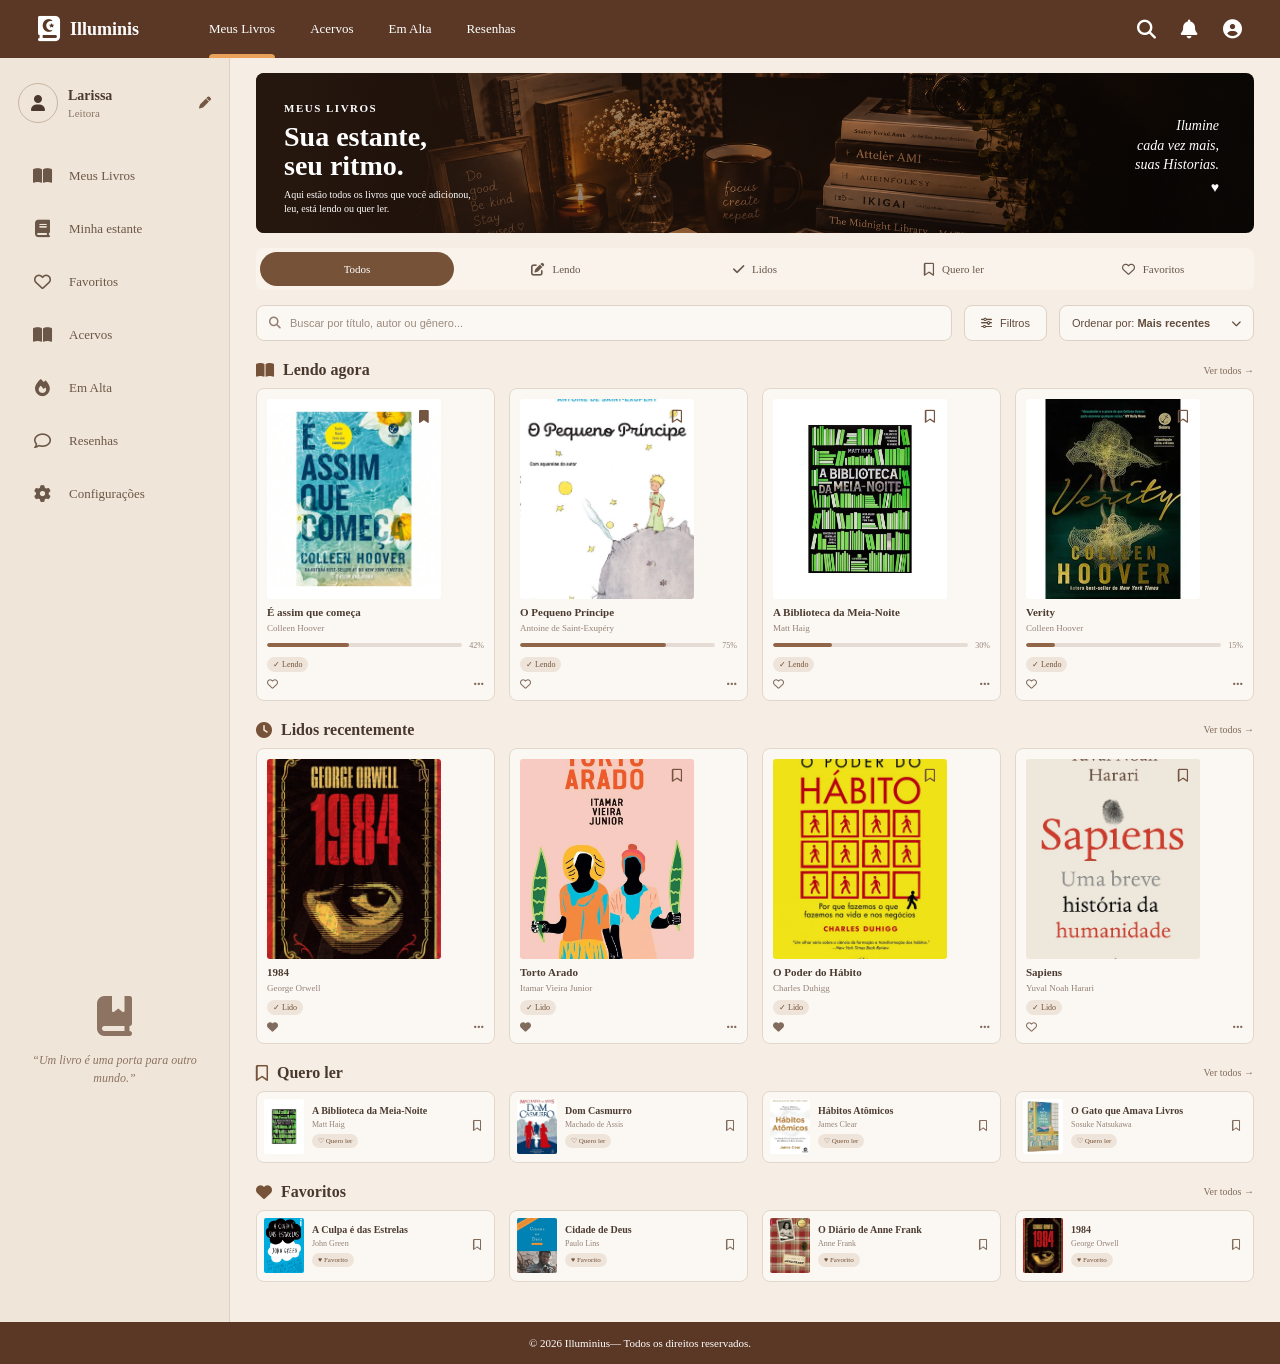
<file: pages/livros.html>
<!DOCTYPE html>
<html lang="pt-br">

<head>
    <meta charset="UTF-8">
    <meta name="viewport" content="width=device-width, initial-scale=1.0">

    <title>Meus Livros</title>

    <link rel="stylesheet" href="https://cdnjs.cloudflare.com/ajax/libs/font-awesome/6.5.2/css/all.min.css">

    <link rel="stylesheet" href="../css/meus-livros.css">
</head>

<body>

<header class="topo">

    <div class="logo">
        <a href="index.html">
        <i class="fa-solid fa-book-quran"></i>
        <span>Illuminis</span>
        </a>
    </div>

    <nav class="menu-principal">
        <a href="livros.html" class="ativo">
            Meus Livros
        </a>
        <a href="acervo.html">
            Acervos
        </a>
        <a href="#">
            Em Alta
        </a>
        <a href="#">
            Resenhas
        </a>
    </nav>

    <div class="acoes-topo">
        <i class="fa-solid fa-magnifying-glass"></i>
        <i class="fa-solid fa-bell"></i>
        <i class="fa-solid fa-circle-user"></i>
    </div>

</header>


    <div class="layout">


        <aside class="sidebar">

            <div class="perfil">

                <div class="avatar">
                    <i class="fa-solid fa-user"></i>
                </div>

                <div class="perfil-texto">
                    <strong>Larissa</strong>
                    <span>Leitora</span>
                </div>

                <i class="fa-solid fa-pen"></i>

            </div>


            <nav class="menu-lateral">

                <a href="#">
                    <i class="fa-solid fa-book-open"></i>
                    <span>Meus Livros</span>
                </a>

                <a href="#">
                    <i class="fa-solid fa-book"></i>
                    <span>Minha estante</span>
                </a>

                <a href="#">
                    <i class="fa-regular fa-heart"></i>
                    <span>Favoritos</span>
                </a>

                <a href="#" class="selecionado">
                    <i class="fa-solid fa-book-open"></i>
                    <span>Acervos</span>
                </a>

                <a href="#">
                    <i class="fa-solid fa-fire"></i>
                    <span>Em Alta</span>
                </a>

                <a href="#">
                    <i class="fa-regular fa-comment"></i>
                    <span>Resenhas</span>
                </a>

                <a href="#">
                    <i class="fa-solid fa-gear"></i>
                    <span>Configurações</span>
                </a>

            </nav>


            <div class="frase-sidebar">

                <i class="fa-solid fa-book-bookmark"></i>
                <p>
                    “Um livro é uma porta
                    para outro mundo.”
                </p>

            </div>

        </aside>


        <!-- =========================
             CONTEÚDO
        ========================== -->

        <main class="conteudo">


            <!-- =========================
                 BANNER
            ========================== -->

            <section class="banner">

                <img src="../imagem/tentativa.png" alt="Livros">

                <div class="banner-texto">

                    <span>MEUS LIVROS</span>

                    <h1>
                        Sua estante,<br>
                        seu ritmo.
                    </h1>

                    <p>
                        Aqui estão todos os livros que você adicionou,<br>
                        leu, está lendo ou quer ler.
                    </p>

                </div>

                <div class="banner-frase">
                    Ilumine<br>
                    cada vez mais,<br>
                    suas Historias.
                    <span>♥</span>
                </div>

            </section>


            <!-- =========================
                 CATEGORIAS
            ========================== -->

            <nav class="categorias">

                <a href="#" class="ativa">
                    Todos
                </a>

                <a href="#">
                    <i class="fa-solid fa-pen-to-square"></i>
                    Lendo
                </a>

                <a href="#">
                    <i class="fa-solid fa-check"></i>
                    Lidos
                </a>

                <a href="#">
                    <i class="fa-regular fa-bookmark"></i>
                    Quero ler
                </a>

                <a href="#">
                    <i class="fa-regular fa-heart"></i>
                    Favoritos
                </a>

            </nav>


            <!-- =========================
                 BUSCA E FILTROS
            ========================== -->

            <section class="ferramentas">

                <div class="campo-pesquisa">

                    <i class="fa-solid fa-magnifying-glass"></i>

                    <input
                        type="text"
                        placeholder="Buscar por título, autor ou gênero..."
                    >

                </div>


                <button class="botao-filtro">

                    <i class="fa-solid fa-sliders"></i>

                    <span>Filtros</span>

                </button>


                <button class="ordenar">

                    <span>
                        Ordenar por:
                        <strong>Mais recentes</strong>
                    </span>

                    <i class="fa-solid fa-chevron-down"></i>

                </button>

            </section>


            <!-- =========================
                 LENDO AGORA
            ========================== -->

            <section class="livros-section">

                <div class="titulo-section">

                    <div class="titulo">

                        <i class="fa-solid fa-book-open"></i>

                        <h2>Lendo agora</h2>

                    </div>

                    <a href="#">Ver todos →</a>

                </div>


                <div class="livro-grid">

                    <article class="livro-card">

                        <div class="capa-livro">

                            <img src="../imagem/Livro É Assim que começa.jpg"
                                alt="É assim que começa">

                            <button class="favorito">
                                <i class="fa-solid fa-bookmark"></i>
                            </button>

                        </div>

                        <h3>É assim que começa</h3>

                        <p class="autor">Colleen Hoover</p>

                        <div class="progresso-container">

                            <div class="barra">
                                <div class="progresso progresso-42"></div>
                            </div>

                            <span>42%</span>

                        </div>

                        <span class="status">
                            ✓ Lendo
                        </span>

                        <div class="acoes">

                            <button>
                                <i class="fa-regular fa-heart"></i>
                            </button>

                            <button>
                                <i class="fa-solid fa-ellipsis"></i>
                            </button>

                        </div>

                    </article>


                    <article class="livro-card">

                        <div class="capa-livro">

                            <img src="../imagem/lido_ novembro 2023.jpg"
                                alt="O Pequeno Príncipe">

                            <button class="favorito">
                                <i class="fa-regular fa-bookmark"></i>
                            </button>

                        </div>

                        <h3>O Pequeno Príncipe</h3>

                        <p class="autor">
                            Antoine de Saint-Exupéry
                        </p>

                        <div class="progresso-container">

                            <div class="barra">
                                <div class="progresso progresso-75"></div>
                            </div>

                            <span>75%</span>

                        </div>

                        <span class="status">
                            ✓ Lendo
                        </span>

                        <div class="acoes">

                            <button>
                                <i class="fa-regular fa-heart"></i>
                            </button>

                            <button>
                                <i class="fa-solid fa-ellipsis"></i>
                            </button>

                        </div>

                    </article>


                    <article class="livro-card">

                        <div class="capa-livro">

                            <img src="../imagem/baixados (1).jpg"
                                alt="A Biblioteca da Meia-Noite">

                            <button class="favorito">
                                <i class="fa-regular fa-bookmark"></i>
                            </button>

                        </div>

                        <h3>A Biblioteca da Meia-Noite</h3>

                        <p class="autor">Matt Haig</p>

                        <div class="progresso-container">

                            <div class="barra">
                                <div class="progresso progresso-30"></div>
                            </div>

                            <span>30%</span>

                        </div>

                        <span class="status">
                            ✓ Lendo
                        </span>

                        <div class="acoes">

                            <button>
                                <i class="fa-regular fa-heart"></i>
                            </button>

                            <button>
                                <i class="fa-solid fa-ellipsis"></i>
                            </button>

                        </div>

                    </article>


                    <article class="livro-card">

                        <div class="capa-livro">

                            <img src="../imagem/Verity.jpg"
                                alt="Verity">

                            <button class="favorito">
                                <i class="fa-regular fa-bookmark"></i>
                            </button>

                        </div>

                        <h3>Verity</h3>

                        <p class="autor">Colleen Hoover</p>

                        <div class="progresso-container">

                            <div class="barra">
                                <div class="progresso progresso-15"></div>
                            </div>

                            <span>15%</span>

                        </div>

                        <span class="status">
                            ✓ Lendo
                        </span>

                        <div class="acoes">

                            <button>
                                <i class="fa-regular fa-heart"></i>
                            </button>

                            <button>
                                <i class="fa-solid fa-ellipsis"></i>
                            </button>

                        </div>

                    </article>

                </div>

            </section>


            <!-- =========================
                 LIDOS RECENTEMENTE
            ========================== -->

            <section class="livros-section">

                <div class="titulo-section">

                    <div class="titulo">

                        <i class="fa-solid fa-clock"></i>

                        <h2>Lidos recentemente</h2>

                    </div>

                    <a href="#">Ver todos →</a>

                </div>


                <div class="livro-grid">

                    <article class="livro-card">

                        <div class="capa-livro">

                            <img src="../imagem/1984 - George Orwell.jpg" alt="1984">

                            <button class="favorito">
                                <i class="fa-regular fa-bookmark"></i>
                            </button>

                        </div>

                        <h3>1984</h3>

                        <p class="autor">George Orwell</p>

                        <span class="status">✓ Lido</span>

                        <div class="acoes">

                            <button>
                                <i class="fa-solid fa-heart"></i>
                            </button>

                            <button>
                                <i class="fa-solid fa-ellipsis"></i>
                            </button>

                        </div>

                    </article>


                    <article class="livro-card">

                        <div class="capa-livro">

                            <img src="../imagem/Torto Arado.jpg"
                                alt="Torto Arado">

                            <button class="favorito">
                                <i class="fa-regular fa-bookmark"></i>
                            </button>

                        </div>

                        <h3>Torto Arado</h3>

                        <p class="autor">
                            Itamar Vieira Junior
                        </p>

                        <span class="status">✓ Lido</span>

                        <div class="acoes">

                            <button>
                                <i class="fa-solid fa-heart"></i>
                            </button>

                            <button>
                                <i class="fa-solid fa-ellipsis"></i>
                            </button>

                        </div>

                    </article>


                    <article class="livro-card">

                        <div class="capa-livro">

                            <img src="../imagem/baixados (2).jpg"
                                alt="O Poder do Hábito">

                            <button class="favorito">
                                <i class="fa-regular fa-bookmark"></i>
                            </button>

                        </div>

                        <h3>O Poder do Hábito</h3>

                        <p class="autor">
                            Charles Duhigg
                        </p>

                        <span class="status">✓ Lido</span>

                        <div class="acoes">

                            <button>
                                <i class="fa-solid fa-heart"></i>
                            </button>

                            <button>
                                <i class="fa-solid fa-ellipsis"></i>
                            </button>

                        </div>

                    </article>


                    <article class="livro-card">

                        <div class="capa-livro">

                            <img src="../imagem/baixados (3).jpg"
                                alt="Sapiens">

                            <button class="favorito">
                                <i class="fa-regular fa-bookmark"></i>
                            </button>

                        </div>

                        <h3>Sapiens</h3>

                        <p class="autor">
                            Yuval Noah Harari
                        </p>

                        <span class="status">✓ Lido</span>

                        <div class="acoes">

                            <button>
                                <i class="fa-regular fa-heart"></i>
                            </button>

                            <button>
                                <i class="fa-solid fa-ellipsis"></i>
                            </button>

                        </div>

                    </article>

                </div>

            </section>


            <!-- =========================
                 QUERO LER
            ========================== -->

            <section class="livros-section">

                <div class="titulo-section">

                    <div class="titulo">

                        <i class="fa-regular fa-bookmark"></i>

                        <h2>Quero ler</h2>

                    </div>

                    <a href="#">Ver todos →</a>

                </div>


                <div class="livro-grid compacto">

                    <article class="livro-card pequeno">

                        <img src="../imagem/baixados (1).jpg"
                            alt="A Biblioteca da Meia-Noite">

                        <div>

                            <h3>A Biblioteca da Meia-Noite</h3>

                            <p class="autor">Matt Haig</p>

                            <span class="status">
                                ♡ Quero ler
                            </span>

                        </div>

                        <i class="fa-regular fa-bookmark"></i>

                    </article>


                    <article class="livro-card pequeno">

                        <img src="../imagem/dom.jpg"
                            alt="Dom Casmurro">

                        <div>

                            <h3>Dom Casmurro</h3>

                            <p class="autor">
                                Machado de Assis
                            </p>

                            <span class="status">
                                ♡ Quero ler
                            </span>

                        </div>

                        <i class="fa-regular fa-bookmark"></i>

                    </article>


                    <article class="livro-card pequeno">

                        <img src="../imagem/Livro Hábitos Atômicos, James Clear.jpg"
                            alt="Hábitos Atômicos">

                        <div>

                            <h3>Hábitos Atômicos</h3>

                            <p class="autor">
                                James Clear
                            </p>

                            <span class="status">
                                ♡ Quero ler
                            </span>

                        </div>

                        <i class="fa-regular fa-bookmark"></i>

                    </article>


                    <article class="livro-card pequeno">

                        <img src="../imagem/O Gato que amava livros 🐾.jpg"
                            alt="O Gato que Amava Livros">

                        <div>

                            <h3>O Gato que Amava Livros</h3>

                            <p class="autor">
                                Sosuke Natsukawa
                            </p>

                            <span class="status">
                                ♡ Quero ler
                            </span>

                        </div>

                        <i class="fa-regular fa-bookmark"></i>

                    </article>

                </div>

            </section>


            <!-- =========================
                 FAVORITOS
            ========================== -->

            <section class="livros-section">

                <div class="titulo-section">

                    <div class="titulo">

                        <i class="fa-solid fa-heart"></i>

                        <h2>Favoritos</h2>

                    </div>

                    <a href="#">Ver todos →</a>

                </div>


                <div class="livro-grid compacto">

                    <article class="livro-card pequeno">

                        <img src="../imagem/Categoria_ Livros - CAPA Sub-categoria_ A culpa é das estrelas - John Green.jpg"
                            alt="A Culpa é das Estrelas">

                        <div>

                            <h3>A Culpa é das Estrelas</h3>

                            <p class="autor">John Green</p>

                            <span class="status favorito-status">
                                ♥ Favorito
                            </span>

                        </div>

                        <i class="fa-regular fa-bookmark"></i>

                    </article>


                    <article class="livro-card pequeno">

                        <img src="../imagem/Quatro romances para pensar o Brasil moderno.jpg"
                            alt="Cidade de Deus">

                        <div>

                            <h3>Cidade de Deus</h3>

                            <p class="autor">Paulo Lins</p>

                            <span class="status favorito-status">
                                ♥ Favorito
                            </span>

                        </div>

                        <i class="fa-regular fa-bookmark"></i>

                    </article>


                    <article class="livro-card pequeno">

                        <img src="../imagem/Os 15 melhores livros para jovens - Anne Frank - Escola Educação.jpg"
                            alt="O Diário de Anne Frank">

                        <div>

                            <h3>O Diário de Anne Frank</h3>

                            <p class="autor">Anne Frank</p>

                            <span class="status favorito-status">
                                ♥ Favorito
                            </span>

                        </div>

                        <i class="fa-regular fa-bookmark"></i>

                    </article>


                    <article class="livro-card pequeno">

                        <img src="../imagem/1984 - George Orwell.jpg"
                            alt="1984">

                        <div>

                            <h3>1984</h3>

                            <p class="autor">George Orwell</p>

                            <span class="status favorito-status">
                                ♥ Favorito
                            </span>

                        </div>

                        <i class="fa-regular fa-bookmark"></i>

                    </article>

                </div>

            </section>

        </main>

    </div>

    <footer>
        <p>© 2026 Illuminius— Todos os direitos reservados.</p>
    </footer>


</body>
</html>
</file>
<file: css/meus-livros.css>
/* ==================================================
   RESET
================================================== */

* {
    margin: 0;
    padding: 0;
    box-sizing: border-box;
}

body {
    font-family: Georgia, "Times New Roman", serif;
    background: #f6eee4;
    color: #4b392e;
}


/* ==================================================
   BARRA DE NAVEGAÇÃO
================================================== */

.topo {
    height: 58px;

    background: #5b3825;
    color: white;

    display: flex;
    align-items: center;

    padding: 0 38px;

    gap: 70px;
}


/* LOGO */

.logo {
    display: flex;
    align-items: center;

    gap: 10px;

    font-family: Georgia, "Times New Roman", serif;

    font-size: 18px;
    font-weight: bold;
}

.logo a {
    color: inherit;
    text-decoration: none;

    display: flex;
    align-items: center;
    gap: 10px;
}

.logo i {
    font-size: 25px;
}


/* MENU PRINCIPAL */

.menu-principal {
    display: flex;

    height: 100%;

    gap: 35px;
}

.menu-principal a {
    display: flex;
    align-items: center;

    font-family: Georgia, "Times New Roman", serif;

    font-size: 13px;

    position: relative;

    color: white;

    text-decoration: none;
}


/* ITEM ATIVO */

.menu-principal a.ativo::after {
    content: "";

    position: absolute;

    bottom: 0;
    left: 0;

    width: 100%;
    height: 4px;

    background: #e9a15a;

    border-radius: 5px 5px 0 0;
}


/* ÍCONES DA DIREITA */

.acoes-topo {
    margin-left: auto;

    display: flex;
    align-items: center;

    gap: 25px;

    font-size: 19px;
}

.acoes-topo i {
    color: white;

    cursor: pointer;
}



/* ==================================================
   LAYOUT
================================================== */

.layout {
    display: flex;

    min-height: calc(100vh - 58px);
}


/* ==================================================
   SIDEBAR
================================================== */

/* SIDEBAR */

.sidebar {
    width: 230px;

    background: #f0e5d9;

    padding: 25px 18px;

    border-right: 1px solid #dfd0c0;

    position: relative;

    flex-shrink: 0;

    min-height: calc(100vh - 58px);
}


/* PERFIL */

.perfil {
    display: flex;

    align-items: center;

    gap: 10px;

    margin-bottom: 30px;
}

.avatar {
    width: 40px;
    height: 40px;

    border: 1px solid #c8b5a3;

    border-radius: 50%;

    display: flex;

    align-items: center;

    justify-content: center;
}

.perfil-texto {
    display: flex;
    flex-direction: column;
}

.perfil-texto strong {
    display: block;

    font-size: 14px;
}

.perfil-texto span {
    display: block;

    color: #8b7564;

    font-size: 11px;

    margin-top: 3px;
}

.perfil > i {
    margin-left: auto;

    font-size: 12px;

    color: #765743;
}


/* MENU LATERAL */

.menu-lateral {
    display: flex;

    flex-direction: column;

    gap: 8px;
}

.menu-lateral a {
    height: 45px;

    display: flex;

    align-items: center;

    gap: 17px;

    padding: 0 14px;

    color: #6b5747;

    font-size: 13px;

    border-radius: 7px;

    text-decoration: none;
}

.menu-lateral a i {
    width: 20px;

    text-align: center;

    font-size: 17px;
}


/* ITEM SELECIONADO */

.menu-lateral a.ativo {
    background: #dfd0c0;

    color: #543420;

    font-weight: bold;
}


/* FRASE */

.frase-sidebar {
    margin-top: 480px;

    text-align: center;

    color: #8d7462;
}

.frase-sidebar i {
    font-size: 40px;

    margin-bottom: 15px;
}

.frase-sidebar p {
    font-family: Georgia, serif;

    font-size: 12px;

    line-height: 1.5;

    font-style: italic;
}


/* ==================================================
   CONTEÚDO
================================================== */

.conteudo {
    flex: 1;

    min-width: 0;

    padding: 15px 26px 40px;
}


/* ==================================================
   BANNER
================================================== */

.banner {
    height: 160px;

    position: relative;

    overflow: hidden;

    border-radius: 8px;

    background: #543722;
}

.banner img {
    width: 100%;
    height: 100%;

    object-fit: cover;

    display: block;
}

.banner::after {
    content: "";

    position: absolute;

    inset: 0;

    background: linear-gradient(
        90deg,
        rgba(49, 29, 18, .75),
        rgba(49, 29, 18, .10)
    );
}


/* TEXTO DO BANNER */

.banner-texto {
    position: absolute;

    z-index: 2;

    left: 28px;
    top: 25px;

    color: white;
}

.banner-texto > span {
    font-size: 11px;

    letter-spacing: 1.5px;

    font-weight: bold;
}

.banner-texto h1 {
    margin-top: 7px;

    font-family: Georgia, serif;

    font-size: 28px;

    line-height: 1.02;
}

.banner-texto p {
    margin-top: 8px;

    font-size: 10px;

    line-height: 1.4;
}


/* FRASE DO BANNER */

.banner-frase {
    position: absolute;

    z-index: 2;

    right: 35px;
    top: 43px;

    color: white;

    font-family: Georgia, serif;

    font-style: italic;

    font-size: 14px;

    line-height: 1.4;

    text-align: right;
}

.banner-frase span {
    display: block;

    margin-top: 3px;

    font-size: 14px;
}


/* ==================================================
   CATEGORIAS
================================================== */

.categorias {
    width: 100%;
    height: 42px;

    margin-top: 15px;

    background: #f9f3ec;

    border-radius: 7px;

    display: flex;
    align-items: center;

    padding: 4px;

    gap: 5px;
}

.categorias a {
    height: 34px;

    flex: 1;

    display: flex;
    align-items: center;
    justify-content: center;

    gap: 8px;

    color: #695749;

    text-decoration: none;

    font-size: 11px;

    border-radius: 20px;
}

.categorias a i {
    font-size: 13px;
}

.categorias a.ativa {
    background: #765238;

    color: white;
}


/* ==================================================
   FERRAMENTAS
================================================== */

.ferramentas {
    width: 100%;

    display: flex;
    align-items: center;

    gap: 12px;

    margin-top: 15px;
}


/* BUSCA */

.campo-pesquisa {
    height: 36px;

    flex: 1;

    display: flex;
    align-items: center;

    padding: 0 12px;

    border: 1px solid #ded2c6;

    border-radius: 8px;

    background: #fbf7f2;

    color: #927f71;
}

.campo-pesquisa i {
    font-size: 12px;
}

.campo-pesquisa input {
    width: 100%;

    margin-left: 9px;

    border: none;
    outline: none;

    background: transparent;

    color: #5d4a3b;

    font-size: 11px;
}

.campo-pesquisa input::placeholder {
    color: #9b8b7e;
}


/* FILTRO */

.botao-filtro {
    height: 36px;

    padding: 0 16px;

    display: flex;
    align-items: center;

    gap: 8px;

    background: #fbf7f2;

    border: 1px solid #ded2c6;

    border-radius: 8px;

    color: #604b3c;

    cursor: pointer;

    font-size: 11px;
}


/* ORDENAÇÃO */

.ordenar {
    height: 36px;

    min-width: 195px;

    padding: 0 12px;

    display: flex;
    align-items: center;
    justify-content: space-between;

    background: #fbf7f2;

    border: 1px solid #ded2c6;

    border-radius: 8px;

    color: #604b3c;

    cursor: pointer;

    font-size: 11px;
}

.ordenar strong {
    font-weight: 600;
}

.ordenar i {
    font-size: 10px;
}


/* ==================================================
   SEÇÕES
================================================== */

.livros-section {
    margin-top: 20px;
}


/* TÍTULO */

.titulo-section {
    display: flex;

    align-items: center;
    justify-content: space-between;

    margin-bottom: 9px;
}

.titulo {
    display: flex;

    align-items: center;

    gap: 9px;
}

.titulo i {
    color: #765238;

    font-size: 16px;
}

.titulo h2 {
    color: #49382d;

    font-family: Georgia, serif;

    font-size: 16px;

    font-weight: bold;
}

.titulo-section > a {
    color: #806b5c;

    text-decoration: none;

    font-size: 10px;
}


/* ==================================================
   GRID
================================================== */

.livro-grid {
    width: 100%;

    display: grid;

    grid-template-columns: repeat(4, minmax(0, 1fr));

    gap: 14px;
}


/* ==================================================
   CARD
================================================== */

.livro-card {
    position: relative;

    background: #fbf8f4;

    border: 1px solid #e2d7cd;

    border-radius: 8px;

    padding: 10px;

    min-width: 0;
}


/* CAPA */

.capa-livro {
    width: 80%;

    height: 200px;

    position: relative;

    overflow: hidden;

    border-radius: 3px;
}

.capa-livro img {
    width: 100%;
    height: 100%;

    display: block;

    object-fit: cover;
}


/* MARCADOR */

.favorito {
    position: absolute;

    top: 7px;
    right: 7px;

    width: 20px;
    height: 20px;

    border: none;

    background: transparent;

    color: #745541;

    cursor: pointer;

    font-size: 13px;
}


/* TÍTULO */

.livro-card h3 {
    margin-top: 7px;

    color: #4c3b30;

    font-family: Georgia, serif;

    font-size: 11px;

    line-height: 1.25;
}


/* AUTOR */

.autor {
    margin-top: 3px;

    color: #958276;

    font-size: 9px;
}


/* ==================================================
   PROGRESSO
================================================== */

.progresso-container {
    display: flex;
    align-items: center;

    gap: 7px;

    margin-top: 8px;
}

.barra {
    height: 4px;

    flex: 1;

    background: #e5ddd5;

    border-radius: 10px;

    overflow: hidden;
}

.progresso {
    height: 100%;

    background: #906548;

    border-radius: 10px;
}

.progresso-15 {
    width: 15%;
}

.progresso-30 {
    width: 30%;
}

.progresso-42 {
    width: 42%;
}

.progresso-75 {
    width: 75%;
}

.progresso-container span {
    color: #968478;

    font-size: 8px;
}


/* ==================================================
   STATUS
================================================== */

.status {
    display: inline-block;

    margin-top: 7px;

    padding: 3px 6px;

    background: #eee4da;

    border-radius: 10px;

    color: #765238;

    font-size: 8px;
}

.favorito-status {
    color: #765238;
}


/* ==================================================
   AÇÕES
================================================== */

.acoes {
    margin-top: 6px;

    display: flex;

    align-items: center;
    justify-content: space-between;
}

.acoes button {
    border: none;

    background: transparent;

    color: #806b5c;

    cursor: pointer;

    font-size: 11px;
}


/* ==================================================
   CARDS COMPACTOS
================================================== */

.livro-grid.compacto {
    gap: 14px;
}

.livro-card.pequeno {
    min-height: 72px;

    padding: 7px;

    display: grid;

    grid-template-columns: 40px 1fr 14px;

    align-items: center;

    gap: 8px;
}

.livro-card.pequeno > img {
    width: 40px;
    height: 55px;

    object-fit: cover;

    border-radius: 2px;
}

.livro-card.pequeno h3 {
    margin: 0;

    font-size: 10px;
}

.livro-card.pequeno .autor {
    margin-top: 3px;

    font-size: 8px;
}

.livro-card.pequeno .status {
    margin-top: 4px;

    font-size: 7px;
}

.livro-card.pequeno > i {
    color: #806b5c;

    font-size: 11px;
}


/* ==================================================
   RESPONSIVIDADE
================================================== */

@media (max-width: 1000px) {

    .sidebar {
        width: 190px;
    }

    .logo {
        width: 190px;
    }

    .livro-grid {
        grid-template-columns: repeat(2, 1fr);
    }

}


@media (max-width: 700px) {

    .cabecalho {
        padding: 0 15px;
    }

    .menu-topo {
        display: none;
    }

    .sidebar {
        display: none;
    }

    .conteudo {
        padding: 12px;
    }

    .ferramentas {
        flex-wrap: wrap;
    }

    .campo-pesquisa {
        width: 100%;

        flex-basis: 100%;
    }

    .ordenar {
        flex: 1;
    }

}


@media (max-width: 500px) {

    .banner {
        height: 180px;
    }

    .banner-texto h1 {
        font-size: 24px;
    }

    .banner-frase {
        display: none;
    }

    .categorias {
        overflow-x: auto;
    }

    .categorias a {
        flex: 0 0 auto;

        padding: 0 15px;
    }

    .livro-grid {
        grid-template-columns: 1fr;
    }

}

footer {
    background: #5b3825;

    color: white;

    text-align: center;

    padding: 15px;

    font-size: 11px;
}
</file>
